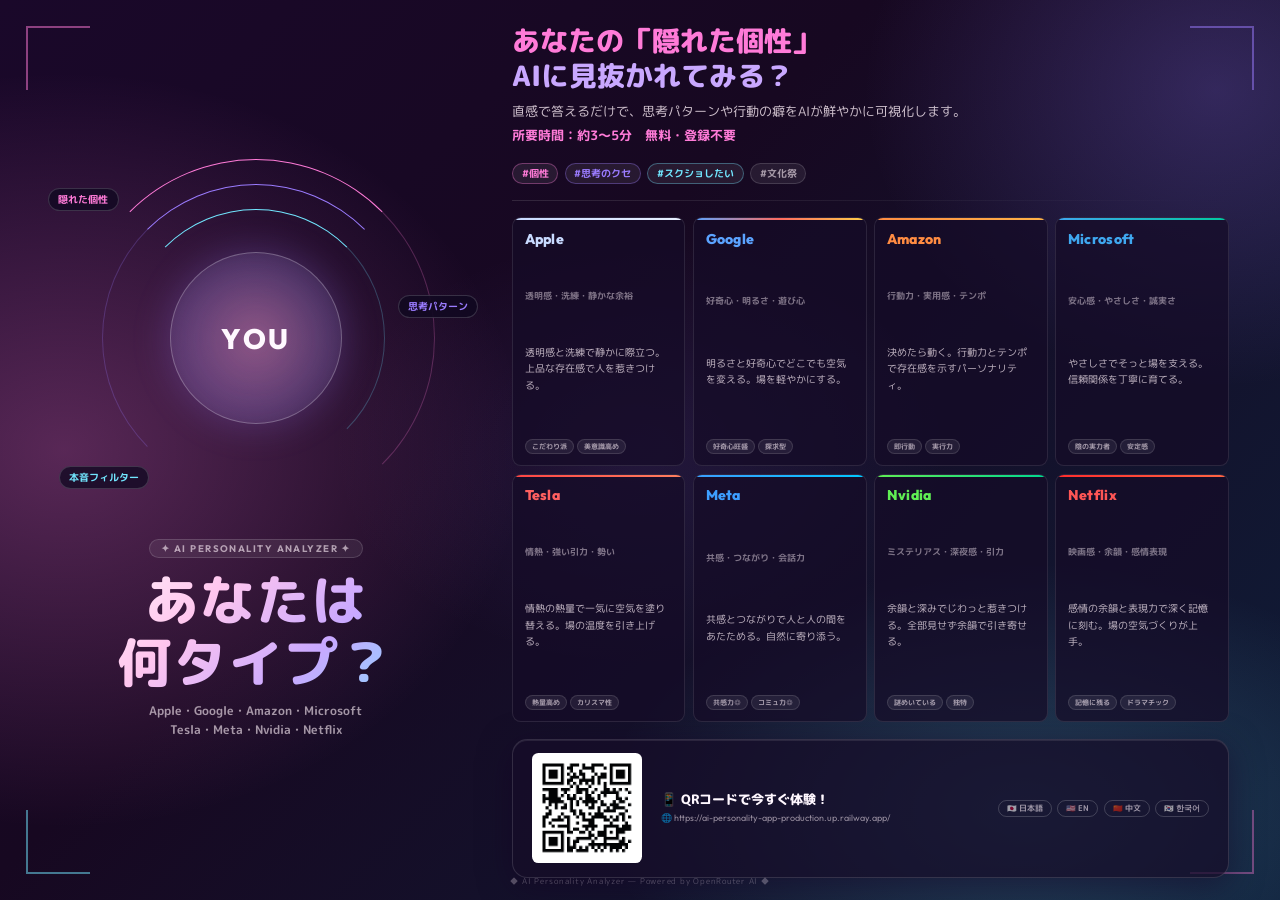
<file: display.html>
<!DOCTYPE html>
<html lang="ja">
<head>
<meta charset="UTF-8">
<meta name="viewport" content="width=device-width, initial-scale=1.0">
<title>AIパーソナリティ診断 — 文化祭</title>
<link href="https://fonts.googleapis.com/css2?family=M+PLUS+Rounded+1c:wght@400;700;800&family=Outfit:wght@700;800&display=swap" rel="stylesheet">
<style>
  * { margin:0; padding:0; box-sizing:border-box; }

  html, body {
    width:100vw; height:100vh;
    overflow:hidden;
    background:#170821;
    font-family:'M PLUS Rounded 1c', sans-serif;
    color:#fff8ff;
  }

  /* ── 背景 ── */
  .bg {
    position:fixed; inset:0; z-index:0;
    background:
      radial-gradient(ellipse 60% 70% at 5% 50%,  rgba(255,121,214,0.28) 0%, transparent 60%),
      radial-gradient(ellipse 50% 60% at 95% 10%,  rgba(151,118,255,0.24) 0%, transparent 55%),
      radial-gradient(ellipse 60% 50% at 80% 90%, rgba(115,231,255,0.20) 0%, transparent 55%),
      radial-gradient(ellipse 40% 40% at 50% 50%, rgba(151,118,255,0.10) 0%, transparent 60%),
      linear-gradient(135deg,#1a082a 0%,#170821 40%,#0f1d38 100%);
  }

  /* パーティクル */
  .particles { position:fixed; inset:0; z-index:1; pointer-events:none; }
  .p { position:absolute; border-radius:50%; animation:float linear infinite; }

  @keyframes float {
    0%   { transform:translateY(0) scale(1); opacity:0; }
    10%  { opacity:1; }
    90%  { opacity:0.6; }
    100% { transform:translateY(-100vh) scale(0.5); opacity:0; }
  }

  /* コーナー */
  .corner { position:fixed; width:5vw; height:5vw; z-index:5; }
  .corner-tl { top:2vw; left:2vw; border-top:2px solid rgba(255,123,216,0.5); border-left:2px solid rgba(255,123,216,0.5); }
  .corner-tr { top:2vw; right:2vw; border-top:2px solid rgba(155,124,255,0.5); border-right:2px solid rgba(155,124,255,0.5); }
  .corner-bl { bottom:2vw; left:2vw; border-bottom:2px solid rgba(114,231,255,0.5); border-left:2px solid rgba(114,231,255,0.5); }
  .corner-br { bottom:2vw; right:2vw; border-bottom:2px solid rgba(255,123,216,0.4); border-right:2px solid rgba(255,123,216,0.4); }

  /* ── メインレイアウト ── */
  .layout {
    position:relative; z-index:10;
    width:100vw; height:100vh;
    display:grid;
    grid-template-columns: 38% 62%;
    grid-template-rows: 1fr;
  }

  /* ── 左パネル：オーラ＋タイトル ── */
  .left {
    display:flex; flex-direction:column;
    align-items:center; justify-content:center;
    padding:3vw 2vw 3vw 4vw;
    gap:2vh;
  }

  /* オーラ */
  .aura-wrap {
    position:relative;
    width:min(28vw, 48vh);
    height:min(28vw, 48vh);
    flex-shrink:0;
  }
  .aura-ring {
    position:absolute; inset:0; border-radius:50%;
    border:1.5px solid transparent;
  }
  .ar1 { border-top-color:#ff7bd8; border-right-color:rgba(255,123,216,0.25); animation:spin 8s linear infinite; }
  .ar2 { inset:7%; border-top-color:#9b7cff; border-left-color:rgba(155,124,255,0.25); animation:spin 12s linear infinite reverse; }
  .ar3 { inset:14%; border-top-color:#72e7ff; border-right-color:rgba(114,231,255,0.25); animation:spin 18s linear infinite; }
  .aura-glow {
    position:absolute; inset:20%; border-radius:50%;
    background:radial-gradient(circle,rgba(255,123,216,0.35),rgba(155,124,255,0.18) 50%,transparent 70%);
    filter:blur(12px);
    animation:pulse 4s ease-in-out infinite;
  }
  .aura-core {
    position:absolute; inset:26%; border-radius:50%;
    background:radial-gradient(circle,rgba(255,255,255,0.15),rgba(155,124,255,0.08));
    border:1px solid rgba(255,255,255,0.25);
    display:flex; align-items:center; justify-content:center;
    font-family:'Outfit',sans-serif; font-size:2.2vw; font-weight:800;
    color:#fff8ff; letter-spacing:0.1em;
  }

  @keyframes spin  { to { transform:rotate(360deg); } }
  @keyframes pulse { 0%,100%{opacity:0.7;transform:scale(1);} 50%{opacity:1;transform:scale(1.08);} }

  /* フローティングラベル */
  .float-label {
    position:absolute;
    background:rgba(15,8,32,0.75);
    border:1px solid rgba(255,255,255,0.16);
    border-radius:100px;
    padding:0.3em 0.9em;
    font-size:0.8vw; font-weight:700; white-space:nowrap;
    animation:floatLabel 3s ease-in-out infinite;
    backdrop-filter:blur(8px);
  }
  .fl1 { top:8%;  left:-8%;  color:#ff7bd8; animation-delay:0s; }
  .fl2 { top:38%; right:-12%; color:#9b7cff; animation-delay:1s; }
  .fl3 { bottom:8%; left:-5%; color:#72e7ff; animation-delay:2s; }
  @keyframes floatLabel {
    0%,100%{ transform:translateY(0); }
    50%    { transform:translateY(-4px); }
  }

  /* タイトルエリア */
  .title-area { text-align:center; width:100%; }
  .chip {
    display:inline-block;
    font-family:'Outfit',sans-serif; font-size:0.75vw; font-weight:700;
    letter-spacing:0.15em; color:rgba(255,241,250,0.6);
    background:rgba(255,255,255,0.07); border:1px solid rgba(255,255,255,0.14);
    border-radius:100px; padding:0.3em 1.2em; margin-bottom:1.2vh;
    text-transform:uppercase;
  }
  .main-title {
    font-size:clamp(28px, 4.2vw, 72px);
    font-weight:800; line-height:1.15; letter-spacing:0.03em;
    background:linear-gradient(135deg,#ffffff 0%,#ffc6ee 35%,#c9a8ff 65%,#72e7ff 100%);
    -webkit-background-clip:text; -webkit-text-fill-color:transparent; background-clip:text;
    margin-bottom:1vh;
  }
  .sub-title {
    font-size:clamp(10px, 0.9vw, 16px);
    color:rgba(255,241,250,0.6); font-weight:700;
    line-height:1.7;
  }

  /* ── 右パネル ── */
  .right {
    display:flex; flex-direction:column;
    padding:2.5vh 4vw 2.5vh 2vw;
    gap:1.8vh;
    justify-content:center;
  }

  /* ヒーロー文 */
  .hero-copy {
    font-size:clamp(18px, 2.2vw, 38px);
    font-weight:800; line-height:1.25;
    color:#ff7bd8;
    margin-bottom:0.8vh;
  }
  .hero-copy span { color:#c9a8ff; }
  .hero-lead {
    font-size:clamp(11px, 1.05vw, 18px);
    line-height:1.75; color:rgba(255,241,250,0.78);
  }
  .hero-lead strong { color:#ff7bd8; }

  /* タグ */
  .tags { display:flex; gap:0.5vw; flex-wrap:wrap; }
  .tag {
    background:rgba(255,255,255,0.07); border:1px solid rgba(255,255,255,0.14);
    border-radius:100px; padding:0.25em 0.9em;
    font-size:clamp(9px,0.75vw,13px); font-weight:700;
  }
  .tag:nth-child(1){color:#ff7bd8;border-color:rgba(255,123,216,0.35);}
  .tag:nth-child(2){color:#9b7cff;border-color:rgba(155,124,255,0.35);}
  .tag:nth-child(3){color:#72e7ff;border-color:rgba(114,231,255,0.35);}
  .tag:nth-child(4){color:rgba(255,241,250,0.6);}

  /* 仕切り */
  .divider {
    width:100%; height:1px;
    background:linear-gradient(90deg,rgba(255,255,255,0.12),transparent);
  }

  /* 企業グリッド 4×2 */
  .company-grid {
    display:grid;
    grid-template-columns:repeat(4,1fr);
    grid-template-rows:repeat(2,1fr);
    gap:0.6vw;
    flex:1;
  }
  .company-card {
    background:rgba(22,12,40,0.72);
    border:1px solid rgba(255,255,255,0.10);
    border-radius:0.7vw;
    padding:0.9vw 0.9vw;
    display:flex; flex-direction:column;
    justify-content:space-between;
    position:relative; overflow:hidden;
    transition:transform 0.2s, border-color 0.2s;
    cursor:default;
  }
  .company-card:hover {
    transform:translateY(-2px);
    border-color:rgba(255,255,255,0.22);
  }
  .company-card::before {
    content:''; position:absolute; top:0; left:0; right:0; height:2px;
  }
  .card-apple::before   { background:linear-gradient(90deg,#c8daff,#e8f0ff); }
  .card-google::before  { background:linear-gradient(90deg,#5ba3ff,#ff6b60,#ffd048); }
  .card-amazon::before  { background:linear-gradient(90deg,#ff8c42,#ffb347); }
  .card-microsoft::before { background:linear-gradient(90deg,#3fa8f0,#00c8a0); }
  .card-tesla::before   { background:linear-gradient(90deg,#ff4545,#ff8060); }
  .card-meta::before    { background:linear-gradient(90deg,#3d9eff,#00c8ff); }
  .card-nvidia::before  { background:linear-gradient(90deg,#60ee54,#00d890); }
  .card-netflix::before { background:linear-gradient(90deg,#ff2d2d,#ff6644); }

  .card-name {
    font-family:'Outfit',sans-serif;
    font-size:clamp(12px,1.1vw,20px); font-weight:800;
    margin-bottom:0.4vh; letter-spacing:0.02em;
  }
  .card-apple   .card-name { color:#c8daff; }
  .card-google  .card-name { color:#5ba3ff; }
  .card-amazon  .card-name { color:#ff8c42; }
  .card-microsoft .card-name { color:#3fa8f0; }
  .card-tesla   .card-name { color:#ff6060; }
  .card-meta    .card-name { color:#3d9eff; }
  .card-nvidia  .card-name { color:#60ee54; }
  .card-netflix .card-name { color:#ff5555; }

  .card-profile {
    font-size:clamp(9px,0.72vw,13px); font-weight:700;
    color:rgba(255,241,250,0.45); margin-bottom:0.5vh; line-height:1.45;
  }
  .card-copy {
    font-size:clamp(9px,0.78vw,14px); line-height:1.65;
    color:rgba(255,241,250,0.72); margin-bottom:0.5vh;
  }
  .card-traits { display:flex; flex-wrap:wrap; gap:3px; margin-top:0.4vh; }
  .card-trait {
    font-size:clamp(7px,0.52vw,9px); font-weight:700;
    padding:1px 6px; border-radius:100px;
    background:rgba(255,255,255,0.07);
    border:1px solid rgba(255,255,255,0.12);
    color:rgba(255,241,250,0.6); white-space:nowrap;
  }

  /* CTA */
  .cta-bar {
    background:rgba(22,12,40,0.75);
    border:1px solid rgba(255,255,255,0.13);
    border-radius:1.2vw; padding:1.5vh 1.5vw;
    display:flex; align-items:center; gap:1.5vw;
    box-shadow:0 8px 32px rgba(20,0,35,0.5), inset 0 1px 0 rgba(255,255,255,0.09);
  }
  .qr-box {
    width:min(9vw,110px); height:min(9vw,110px);
    background:#fff; border-radius:0.5vw; flex-shrink:0;
    display:flex; align-items:center; justify-content:center; overflow:hidden;
  }
  .qr-box img { width:100%; height:100%; object-fit:contain; }
  .cta-text { flex:1; }
  .cta-hl { font-size:clamp(11px,1vw,18px); font-weight:800; color:#fff8ff; margin-bottom:0.3vh; }
  .cta-url { font-family:'Outfit',monospace; font-size:clamp(8px,0.7vw,12px); color:rgba(255,241,250,0.55); margin-bottom:0.4vh; }
  .lang-pills { display:flex; gap:0.4vw; }
  .lang-pill {
    font-size:clamp(7px,0.6vw,11px); font-weight:700;
    padding:2px 8px; border-radius:100px;
    border:1px solid rgba(255,255,255,0.18); color:rgba(255,241,250,0.58);
  }

  /* フッター */
  .footer {
    position:fixed; bottom:1.5vh; left:50%; transform:translateX(-50%);
    font-size:clamp(7px,0.6vw,10px); color:rgba(255,241,250,0.28);
    letter-spacing:0.1em; white-space:nowrap; z-index:20;
  }
</style>
</head>
<body>

<div class="bg"></div>

<!-- パーティクル -->
<div class="particles" id="particles"></div>

<!-- コーナー -->
<div class="corner corner-tl"></div>
<div class="corner corner-tr"></div>
<div class="corner corner-bl"></div>
<div class="corner corner-br"></div>

<div class="layout">

  <!-- 左：オーラ＋タイトル -->
  <div class="left">
    <div class="aura-wrap">
      <div class="aura-ring ar1"></div>
      <div class="aura-ring ar2"></div>
      <div class="aura-ring ar3"></div>
      <div class="aura-glow"></div>
      <div class="aura-core">YOU</div>
      <div class="float-label fl1">隠れた個性</div>
      <div class="float-label fl2">思考パターン</div>
      <div class="float-label fl3">本音フィルター</div>
    </div>

    <div class="title-area">
      <div class="chip">✦ AI Personality Analyzer ✦</div>
      <div class="main-title">あなたは<br>何タイプ？</div>
      <div class="sub-title">
        Apple・Google・Amazon・Microsoft<br>
        Tesla・Meta・Nvidia・Netflix
      </div>
    </div>
  </div>

  <!-- 右：テキスト＋カード＋CTA -->
  <div class="right">

    <div>
      <div class="hero-copy">あなたの「隠れた個性」<br><span>AIに見抜かれてみる？</span></div>
      <div class="hero-lead">
        直感で答えるだけで、思考パターンや行動の癖をAIが鮮やかに可視化します。<br>
        <strong>所要時間：約3〜5分　無料・登録不要</strong>
      </div>
    </div>

    <div class="tags">
      <span class="tag">#個性</span>
      <span class="tag">#思考のクセ</span>
      <span class="tag">#スクショしたい</span>
      <span class="tag">#文化祭</span>
    </div>

    <div class="divider"></div>

    <!-- 企業タイプ -->
    <div class="company-grid">
      <div class="company-card card-apple">
        <div class="card-name">Apple</div>
        <div class="card-profile">透明感・洗練・静かな余裕</div>
        <div class="card-copy">透明感と洗練で静かに際立つ。上品な存在感で人を惹きつける。</div>
        <div class="card-traits"><span class="card-trait">こだわり派</span><span class="card-trait">美意識高め</span></div>
      </div>
      <div class="company-card card-google">
        <div class="card-name">Google</div>
        <div class="card-profile">好奇心・明るさ・遊び心</div>
        <div class="card-copy">明るさと好奇心でどこでも空気を変える。場を軽やかにする。</div>
        <div class="card-traits"><span class="card-trait">好奇心旺盛</span><span class="card-trait">探求型</span></div>
      </div>
      <div class="company-card card-amazon">
        <div class="card-name">Amazon</div>
        <div class="card-profile">行動力・実用感・テンポ</div>
        <div class="card-copy">決めたら動く。行動力とテンポで存在感を示すパーソナリティ。</div>
        <div class="card-traits"><span class="card-trait">即行動</span><span class="card-trait">実行力</span></div>
      </div>
      <div class="company-card card-microsoft">
        <div class="card-name">Microsoft</div>
        <div class="card-profile">安心感・やさしさ・誠実さ</div>
        <div class="card-copy">やさしさでそっと場を支える。信頼関係を丁寧に育てる。</div>
        <div class="card-traits"><span class="card-trait">陰の実力者</span><span class="card-trait">安定感</span></div>
      </div>
      <div class="company-card card-tesla">
        <div class="card-name">Tesla</div>
        <div class="card-profile">情熱・強い引力・勢い</div>
        <div class="card-copy">情熱の熱量で一気に空気を塗り替える。場の温度を引き上げる。</div>
        <div class="card-traits"><span class="card-trait">熱量高め</span><span class="card-trait">カリスマ性</span></div>
      </div>
      <div class="company-card card-meta">
        <div class="card-name">Meta</div>
        <div class="card-profile">共感・つながり・会話力</div>
        <div class="card-copy">共感とつながりで人と人の間をあたためる。自然に寄り添う。</div>
        <div class="card-traits"><span class="card-trait">共感力◎</span><span class="card-trait">コミュ力◎</span></div>
      </div>
      <div class="company-card card-nvidia">
        <div class="card-name">Nvidia</div>
        <div class="card-profile">ミステリアス・深夜感・引力</div>
        <div class="card-copy">余韻と深みでじわっと惹きつける。全部見せず余韻で引き寄せる。</div>
        <div class="card-traits"><span class="card-trait">謎めいている</span><span class="card-trait">独特</span></div>
      </div>
      <div class="company-card card-netflix">
        <div class="card-name">Netflix</div>
        <div class="card-profile">映画感・余韻・感情表現</div>
        <div class="card-copy">感情の余韻と表現力で深く記憶に刻む。場の空気づくりが上手。</div>
        <div class="card-traits"><span class="card-trait">記憶に残る</span><span class="card-trait">ドラマチック</span></div>
      </div>
    </div>

    <!-- CTA -->
    <div class="cta-bar">
      <div class="qr-box">
        <img src="qr.png" alt="QR" onerror="this.style.display='none'">
      </div>
      <div class="cta-text">
        <div class="cta-hl">📱 QRコードで今すぐ体験！</div>
        <div class="cta-url">🌐 https://ai-personality-app-production.up.railway.app/</div>
      </div>
      <div class="lang-pills">
        <span class="lang-pill">🇯🇵 日本語</span>
        <span class="lang-pill">🇺🇸 EN</span>
        <span class="lang-pill">🇨🇳 中文</span>
        <span class="lang-pill">🇰🇷 한국어</span>
      </div>
    </div>

  </div>
</div>

<div class="footer">◆ AI Personality Analyzer — Powered by OpenRouter AI ◆</div>

<script>
// パーティクル生成
const container = document.getElementById('particles');
const colors = ['#ff7bd8','#9b7cff','#72e7ff','#ffffff'];
for (let i = 0; i < 18; i++) {
  const p = document.createElement('div');
  p.className = 'p';
  const size = Math.random() * 4 + 2;
  p.style.cssText = `
    width:${size}px; height:${size}px;
    background:${colors[Math.floor(Math.random()*colors.length)]};
    left:${Math.random()*100}%;
    top:${Math.random()*100 + 100}%;
    animation-duration:${Math.random()*12+8}s;
    animation-delay:${Math.random()*8}s;
    opacity:${Math.random()*0.4+0.1};
  `;
  container.appendChild(p);
}
</script>
</body>
</html>
</file>
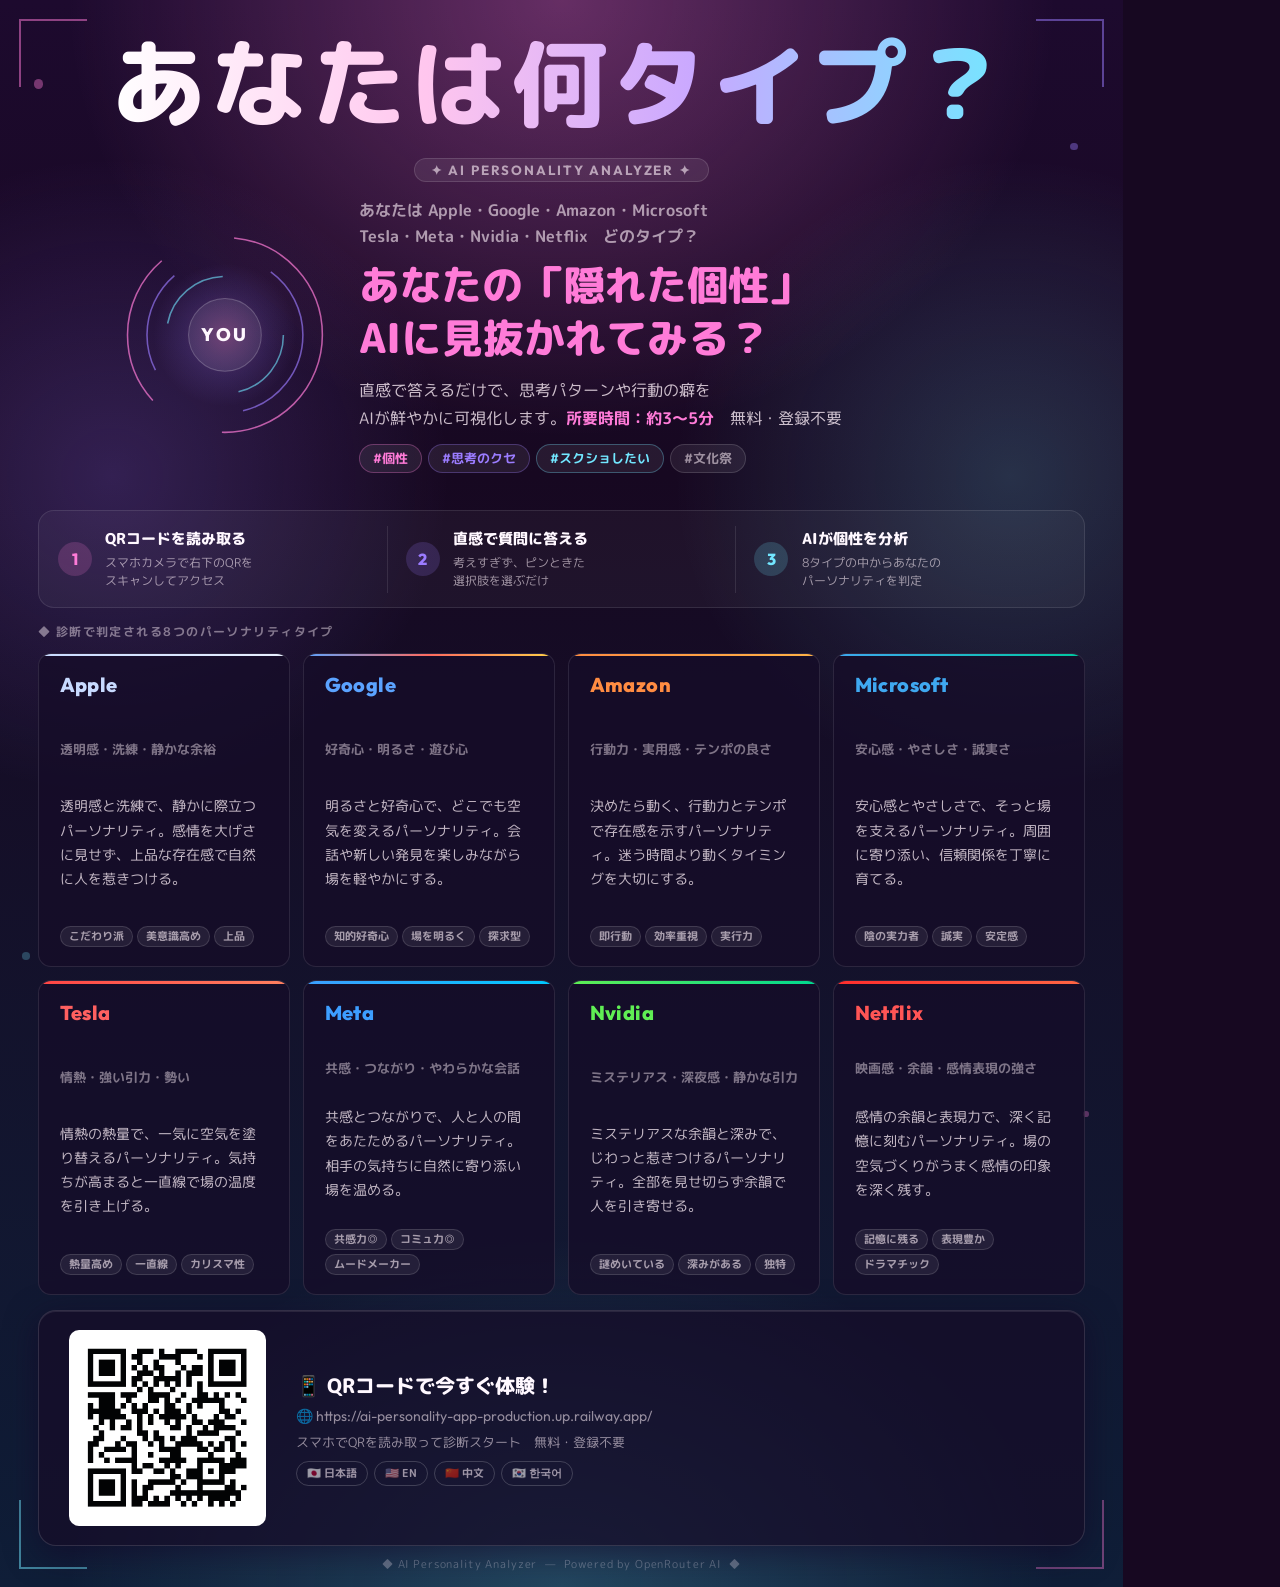
<file: poster.html>
<!DOCTYPE html>
<html lang="ja">
<head>
<meta charset="UTF-8">
<title>AIパーソナリティ診断 — 文化祭ポスター</title>
<link href="https://fonts.googleapis.com/css2?family=M+PLUS+Rounded+1c:wght@400;700;800&family=Outfit:wght@700;800&display=swap" rel="stylesheet">
<style>
  * { margin:0; padding:0; box-sizing:border-box; }
  @page { size:A3 portrait; margin:0; }
  @media print {
    html, body {
      -webkit-print-color-adjust:exact !important;
      print-color-adjust:exact !important;
    }
    /* アニメーション停止による表示崩れを防ぐ */
    .ar1 { border-color:#ff7bd8 rgba(255,123,216,0.2) transparent transparent !important; }
    .ar2 { border-color:#9b7cff transparent transparent rgba(155,124,255,0.2) !important; }
    .ar3 { border-color:#72e7ff rgba(114,231,255,0.2) transparent transparent !important; }
    /* blurフィルターを無効化（青い四角になる原因） */
    .aura-glow { filter:none !important; opacity:0.5 !important; }
  }

  html { background:#170821; }

  body {
    width:297mm; height:420mm;
    overflow:hidden;
    background:#170821;
    font-family:'M PLUS Rounded 1c', sans-serif;
    color:#fff8ff;
    position:relative;
  }

  /* ── 背景 ── */
  .bg {
    position:absolute; inset:0;
    background:
      radial-gradient(ellipse 80% 50% at 50% 0%,   rgba(255,121,214,0.32) 0%, transparent 55%),
      radial-gradient(ellipse 60% 40% at 10% 30%,  rgba(151,118,255,0.22) 0%, transparent 50%),
      radial-gradient(ellipse 60% 40% at 90% 30%,  rgba(114,231,255,0.18) 0%, transparent 50%),
      radial-gradient(ellipse 80% 40% at 50% 100%, rgba(115,231,255,0.20) 0%, transparent 55%),
      linear-gradient(180deg,#1d0a2e 0%,#170821 30%,#0f1e38 100%);
    -webkit-print-color-adjust:exact; print-color-adjust:exact;
  }

  /* コーナー */
  .corner { position:absolute; width:18mm; height:18mm; z-index:5; }
  .corner-tl { top:5mm;left:5mm; border-top:2px solid rgba(255,123,216,0.5); border-left:2px solid rgba(255,123,216,0.5); }
  .corner-tr { top:5mm;right:5mm; border-top:2px solid rgba(155,124,255,0.5); border-right:2px solid rgba(155,124,255,0.5); }
  .corner-bl { bottom:5mm;left:5mm; border-bottom:2px solid rgba(114,231,255,0.5); border-left:2px solid rgba(114,231,255,0.5); }
  .corner-br { bottom:5mm;right:5mm; border-bottom:2px solid rgba(255,123,216,0.4); border-right:2px solid rgba(255,123,216,0.4); }

  .dot { position:absolute; border-radius:50%; }

  /* ── レイアウト ── */
  .content {
    position:relative; z-index:10;
    width:100%; height:100%;
    display:flex; flex-direction:column; align-items:center;
    padding:6mm 10mm 4mm;
    gap:0;
  }

  /* ── HERO（全幅中央） ── */
  .hero {
    display:flex; flex-direction:column; align-items:center;
    width:100%; margin-bottom:6mm;
  }

  .chip {
    font-family:'Outfit',sans-serif; font-size:10pt; font-weight:700;
    letter-spacing:0.14em; color:rgba(255,241,250,0.60);
    background:rgba(255,255,255,0.07); border:1px solid rgba(255,255,255,0.13);
    border-radius:100px; padding:3px 16px; margin-bottom:4mm;
    text-transform:uppercase;
  }

  /* オーラ＋タイトル横並び */
  .hero-inner {
    display:flex; align-items:center; justify-content:center;
    gap:8mm; width:100%; margin-bottom:4mm;
    padding-left:22mm;
  }

  @keyframes spin { from{transform:rotate(0deg)} to{transform:rotate(360deg)} }

  .hero-text { flex:1; min-width:0; overflow:visible; }
  .hero-sub {
    font-size:12pt; font-weight:700; color:rgba(255,241,250,0.60);
    margin-bottom:2.5mm; line-height:1.65;
  }

  .hero-title {
    font-size:31pt; font-weight:800; line-height:1.28;
    color:#ff7bd8;
    margin-bottom:3mm;
  }
  .hero-lead {
    font-size:12pt; line-height:1.75; color:rgba(255,241,250,0.78); margin-bottom:3mm;
  }
  .hero-lead strong { color:#ff7bd8; }

  .tags { display:flex; gap:6px; flex-wrap:wrap; }
  .tag {
    background:rgba(255,255,255,0.07); border:1px solid rgba(255,255,255,0.14);
    border-radius:100px; padding:4px 13px; font-size:10pt; font-weight:700;
  }
  .tag:nth-child(1){color:#ff7bd8;border-color:rgba(255,123,216,0.3);}
  .tag:nth-child(2){color:#9b7cff;border-color:rgba(155,124,255,0.3);}
  .tag:nth-child(3){color:#72e7ff;border-color:rgba(114,231,255,0.3);}
  .tag:nth-child(4){color:rgba(255,241,250,0.55);}

  /* ── ステップ説明バー ── */
  .steps {
    display:flex; align-items:stretch; gap:0;
    width:100%; margin-bottom:4mm;
    background:rgba(255,255,255,0.04);
    border:1px solid rgba(255,255,255,0.10);
    border-radius:16px; overflow:hidden;
  }
  .step {
    flex:1; padding:4.5mm 5mm;
    display:flex; align-items:center; gap:3.5mm;
    position:relative;
  }
  .step + .step::before {
    content:'';
    position:absolute; left:0; top:15%; bottom:15%;
    width:1px; background:rgba(255,255,255,0.10);
  }
  .step-num {
    width:9mm; height:9mm; border-radius:50%; flex-shrink:0;
    display:flex; align-items:center; justify-content:center;
    font-family:'Outfit',sans-serif; font-size:12pt; font-weight:800;
  }
  .step:nth-child(1) .step-num { background:rgba(255,123,216,0.18); color:#ff7bd8; }
  .step:nth-child(2) .step-num { background:rgba(155,124,255,0.18); color:#9b7cff; }
  .step:nth-child(3) .step-num { background:rgba(114,231,255,0.18); color:#72e7ff; }
  .step-body { flex:1; }
  .step-title { font-size:11pt; font-weight:800; color:#fff8ff; margin-bottom:1mm; }
  .step-desc  { font-size:9pt; color:rgba(255,241,250,0.58); line-height:1.5; }

  /* ── 企業タイプグリッド ── */
  .section-label {
    font-size:9pt; font-weight:700; letter-spacing:0.12em;
    color:rgba(255,241,250,0.45); text-transform:uppercase;
    width:100%; margin-bottom:3mm;
  }

  .company-grid {
    display:grid; grid-template-columns:repeat(4,1fr);
    grid-template-rows:repeat(2,1fr);
    gap:3.5mm; width:100%;
    flex:1; margin-bottom:4mm;
  }
  .company-card {
    background:rgba(22,12,40,0.75);
    border:1px solid rgba(255,255,255,0.10);
    border-radius:13px; padding:5mm 5.5mm;
    display:flex; flex-direction:column;
    justify-content:space-between;
    position:relative; overflow:hidden;
  }
  .company-card::before {
    content:''; position:absolute; top:0;left:0;right:0; height:2.5px;
    border-radius:13px 13px 0 0;
  }
  .card-apple::before   { background:linear-gradient(90deg,#c8daff,#e8f0ff); }
  .card-google::before  { background:linear-gradient(90deg,#5ba3ff,#ff6b60,#ffd048); }
  .card-amazon::before  { background:linear-gradient(90deg,#ff8c42,#ffb347); }
  .card-microsoft::before { background:linear-gradient(90deg,#3fa8f0,#00c8a0); }
  .card-tesla::before   { background:linear-gradient(90deg,#ff4545,#ff8060); }
  .card-meta::before    { background:linear-gradient(90deg,#3d9eff,#00c8ff); }
  .card-nvidia::before  { background:linear-gradient(90deg,#60ee54,#00d890); }
  .card-netflix::before { background:linear-gradient(90deg,#ff2d2d,#ff6644); }

  .card-name {
    font-family:'Outfit',sans-serif; font-size:15pt; font-weight:800;
    margin-bottom:2mm; letter-spacing:0.02em;
  }
  .card-apple   .card-name { color:#c8daff; }
  .card-google  .card-name { color:#5ba3ff; }
  .card-amazon  .card-name { color:#ff8c42; }
  .card-microsoft .card-name { color:#3fa8f0; }
  .card-tesla   .card-name { color:#ff6060; }
  .card-meta    .card-name { color:#3d9eff; }
  .card-nvidia  .card-name { color:#60ee54; }
  .card-netflix .card-name { color:#ff5555; }

  .card-profile {
    font-size:9.5pt; font-weight:700; color:rgba(255,241,250,0.45);
    line-height:1.5;
  }
  .card-copy {
    font-size:10.5pt; line-height:1.72; color:rgba(255,241,250,0.75);
  }
  .card-traits {
    display:flex; flex-wrap:wrap; gap:4px;
  }
  .card-trait {
    font-size:8pt; font-weight:700; padding:2px 8px;
    border-radius:100px;
    background:rgba(255,255,255,0.07);
    border:1px solid rgba(255,255,255,0.13);
    color:rgba(255,241,250,0.6);
    white-space:nowrap;
  }

  /* ── CTA ── */
  .cta-card {
    background:rgba(22,12,40,0.75);
    border:1px solid rgba(255,255,255,0.13);
    border-radius:18px; padding:5mm 8mm;
    display:flex; align-items:center; gap:8mm; width:100%;
    box-shadow:0 8px 32px rgba(20,0,35,0.5), inset 0 1px 0 rgba(255,255,255,0.09);
    margin-bottom:3mm;
  }
  .qr-box {
    width:52mm; height:52mm; background:#fff;
    border-radius:10px; flex-shrink:0;
    display:flex; align-items:center; justify-content:center; overflow:hidden;
  }
  .qr-box img { width:52mm; height:52mm; object-fit:contain; }
  .cta-hl { font-size:15pt; font-weight:800; color:#fff8ff; margin-bottom:2mm; }
  .cta-url { font-family:'Outfit',monospace; font-size:10.5pt; color:rgba(255,241,250,0.55); margin-bottom:2mm; }
  .cta-note { font-size:10pt; color:rgba(255,241,250,0.55); margin-bottom:2.5mm; }
  .lang-pills { display:flex; gap:6px; }
  .lang-pill {
    font-size:8.5pt; font-weight:700; padding:3px 10px; border-radius:100px;
    border:1px solid rgba(255,255,255,0.18); color:rgba(255,241,250,0.58);
  }

  .footer { font-size:8pt; color:rgba(255,241,250,0.28); letter-spacing:0.08em; text-align:center; }
</style>
</head>
<body>

<div class="bg"></div>
<div class="corner corner-tl"></div>
<div class="corner corner-tr"></div>
<div class="corner corner-bl"></div>
<div class="corner corner-br"></div>

<div class="dot" style="width:2.5mm;height:2.5mm;background:#ff7bd8;top:5%;left:3%;opacity:0.4;"></div>
<div class="dot" style="width:2mm;height:2mm;background:#9b7cff;top:9%;right:4%;opacity:0.4;"></div>
<div class="dot" style="width:2mm;height:2mm;background:#72e7ff;top:60%;left:2%;opacity:0.25;"></div>
<div class="dot" style="width:1.5mm;height:1.5mm;background:#ff7bd8;top:70%;right:3%;opacity:0.3;"></div>

<div class="content">

  <!-- メインタイトル（SVGグラデーション） -->
  <svg width="100%" height="120" viewBox="0 0 1000 120" preserveAspectRatio="xMidYMid meet" xmlns="http://www.w3.org/2000/svg" style="margin-bottom:4mm;display:block;overflow:visible;">
    <defs>
      <linearGradient id="titleGrad" x1="0%" y1="0%" x2="100%" y2="0%">
        <stop offset="0%"   stop-color="#ffffff"/>
        <stop offset="35%"  stop-color="#ffc6ee"/>
        <stop offset="65%"  stop-color="#c9a8ff"/>
        <stop offset="100%" stop-color="#72e7ff"/>
      </linearGradient>
    </defs>
    <text x="500" y="96" text-anchor="middle"
      font-family="'M PLUS Rounded 1c', sans-serif"
      font-size="96" font-weight="800" letter-spacing="4"
      fill="url(#titleGrad)">あなたは何タイプ？</text>
  </svg>

  <!-- HERO -->
  <div class="hero">
    <div class="chip">✦ AI Personality Analyzer ✦</div>
    <div class="hero-inner">
      <!-- オーラをSVGで描画（印刷・PDF対応） -->
      <svg width="55mm" height="55mm" viewBox="0 0 160 160" xmlns="http://www.w3.org/2000/svg" style="flex-shrink:0;">
        <defs>
          <radialGradient id="glowGrad" cx="50%" cy="50%" r="50%">
            <stop offset="0%"   stop-color="#ff7bd8" stop-opacity="0.3"/>
            <stop offset="60%"  stop-color="#9b7cff" stop-opacity="0.12"/>
            <stop offset="100%" stop-color="#9b7cff" stop-opacity="0"/>
          </radialGradient>
        </defs>
        <!-- グロー -->
        <circle cx="80" cy="80" r="55" fill="url(#glowGrad)"/>
        <!-- リング -->
        <circle cx="80" cy="80" r="75" fill="none" stroke="#ff7bd8" stroke-width="1.2" stroke-opacity="0.7" stroke-dasharray="120 60"/>
        <circle cx="80" cy="80" r="60" fill="none" stroke="#9b7cff" stroke-width="1.2" stroke-opacity="0.65" stroke-dasharray="80 80"/>
        <circle cx="80" cy="80" r="45" fill="none" stroke="#72e7ff" stroke-width="1.2" stroke-opacity="0.6" stroke-dasharray="60 90"/>
        <!-- コア -->
        <circle cx="80" cy="80" r="28" fill="rgba(255,255,255,0.08)" stroke="rgba(255,255,255,0.22)" stroke-width="0.8"/>
        <text x="80" y="85" text-anchor="middle" font-family="'Outfit',sans-serif" font-size="14" font-weight="800" fill="#fff8ff" letter-spacing="2">YOU</text>
      </svg>
      <div class="hero-text">
        <div class="hero-sub">あなたは Apple・Google・Amazon・Microsoft<br>Tesla・Meta・Nvidia・Netflix　どのタイプ？</div>
        <div class="hero-title">あなたの「隠れた個性」<br>AIに見抜かれてみる？</div>
        <div class="hero-lead">
          直感で答えるだけで、思考パターンや行動の癖を<br>
          AIが鮮やかに可視化します。<strong>所要時間：約3〜5分</strong>　無料・登録不要
        </div>
        <div class="tags">
          <span class="tag">#個性</span>
          <span class="tag">#思考のクセ</span>
          <span class="tag">#スクショしたい</span>
          <span class="tag">#文化祭</span>
        </div>
      </div>
    </div>
  </div>

  <!-- ステップ説明 -->
  <div class="steps">
    <div class="step">
      <div class="step-num">1</div>
      <div class="step-body">
        <div class="step-title">QRコードを読み取る</div>
        <div class="step-desc">スマホカメラで右下のQRを<br>スキャンしてアクセス</div>
      </div>
    </div>
    <div class="step">
      <div class="step-num">2</div>
      <div class="step-body">
        <div class="step-title">直感で質問に答える</div>
        <div class="step-desc">考えすぎず、ピンときた<br>選択肢を選ぶだけ</div>
      </div>
    </div>
    <div class="step">
      <div class="step-num">3</div>
      <div class="step-body">
        <div class="step-title">AIが個性を分析</div>
        <div class="step-desc">8タイプの中からあなたの<br>パーソナリティを判定</div>
      </div>
    </div>
  </div>

  <!-- タイプグリッドラベル -->
  <div class="section-label">◆ 診断で判定される8つのパーソナリティタイプ</div>

  <!-- 企業タイプ 4×2 -->
  <div class="company-grid">
    <div class="company-card card-apple">
      <div class="card-name">Apple</div>
      <div class="card-profile">透明感・洗練・静かな余裕</div>
      <div class="card-copy">透明感と洗練で、静かに際立つパーソナリティ。感情を大げさに見せず、上品な存在感で自然に人を惹きつける。</div>
      <div class="card-traits"><span class="card-trait">こだわり派</span><span class="card-trait">美意識高め</span><span class="card-trait">上品</span></div>
    </div>
    <div class="company-card card-google">
      <div class="card-name">Google</div>
      <div class="card-profile">好奇心・明るさ・遊び心</div>
      <div class="card-copy">明るさと好奇心で、どこでも空気を変えるパーソナリティ。会話や新しい発見を楽しみながら場を軽やかにする。</div>
      <div class="card-traits"><span class="card-trait">知的好奇心</span><span class="card-trait">場を明るく</span><span class="card-trait">探求型</span></div>
    </div>
    <div class="company-card card-amazon">
      <div class="card-name">Amazon</div>
      <div class="card-profile">行動力・実用感・テンポの良さ</div>
      <div class="card-copy">決めたら動く、行動力とテンポで存在感を示すパーソナリティ。迷う時間より動くタイミングを大切にする。</div>
      <div class="card-traits"><span class="card-trait">即行動</span><span class="card-trait">効率重視</span><span class="card-trait">実行力</span></div>
    </div>
    <div class="company-card card-microsoft">
      <div class="card-name">Microsoft</div>
      <div class="card-profile">安心感・やさしさ・誠実さ</div>
      <div class="card-copy">安心感とやさしさで、そっと場を支えるパーソナリティ。周囲に寄り添い、信頼関係を丁寧に育てる。</div>
      <div class="card-traits"><span class="card-trait">陰の実力者</span><span class="card-trait">誠実</span><span class="card-trait">安定感</span></div>
    </div>
    <div class="company-card card-tesla">
      <div class="card-name">Tesla</div>
      <div class="card-profile">情熱・強い引力・勢い</div>
      <div class="card-copy">情熱の熱量で、一気に空気を塗り替えるパーソナリティ。気持ちが高まると一直線で場の温度を引き上げる。</div>
      <div class="card-traits"><span class="card-trait">熱量高め</span><span class="card-trait">一直線</span><span class="card-trait">カリスマ性</span></div>
    </div>
    <div class="company-card card-meta">
      <div class="card-name">Meta</div>
      <div class="card-profile">共感・つながり・やわらかな会話</div>
      <div class="card-copy">共感とつながりで、人と人の間をあたためるパーソナリティ。相手の気持ちに自然に寄り添い場を温める。</div>
      <div class="card-traits"><span class="card-trait">共感力◎</span><span class="card-trait">コミュ力◎</span><span class="card-trait">ムードメーカー</span></div>
    </div>
    <div class="company-card card-nvidia">
      <div class="card-name">Nvidia</div>
      <div class="card-profile">ミステリアス・深夜感・静かな引力</div>
      <div class="card-copy">ミステリアスな余韻と深みで、じわっと惹きつけるパーソナリティ。全部を見せ切らず余韻で人を引き寄せる。</div>
      <div class="card-traits"><span class="card-trait">謎めいている</span><span class="card-trait">深みがある</span><span class="card-trait">独特</span></div>
    </div>
    <div class="company-card card-netflix">
      <div class="card-name">Netflix</div>
      <div class="card-profile">映画感・余韻・感情表現の強さ</div>
      <div class="card-copy">感情の余韻と表現力で、深く記憶に刻むパーソナリティ。場の空気づくりがうまく感情の印象を深く残す。</div>
      <div class="card-traits"><span class="card-trait">記憶に残る</span><span class="card-trait">表現豊か</span><span class="card-trait">ドラマチック</span></div>
    </div>
  </div>

  <!-- CTA -->
  <div class="cta-card">
    <div class="qr-box">
      <img src="qr.png" alt="QRコード" onerror="this.style.display='none';this.parentElement.innerHTML='<div style=\'font-size:7pt;color:#555;text-align:center;padding:6px;\'>QR<br>ここに<br>貼る</div>'">
    </div>
    <div style="flex:1;">
      <div class="cta-hl">📱 QRコードで今すぐ体験！</div>
      <div class="cta-url">🌐 https://ai-personality-app-production.up.railway.app/</div>
      <div class="cta-note">スマホでQRを読み取って診断スタート　無料・登録不要</div>
      <div class="lang-pills">
        <span class="lang-pill">🇯🇵 日本語</span>
        <span class="lang-pill">🇺🇸 EN</span>
        <span class="lang-pill">🇨🇳 中文</span>
        <span class="lang-pill">🇰🇷 한국어</span>
      </div>
    </div>
  </div>

  <div class="footer">◆ AI Personality Analyzer &nbsp;—&nbsp; Powered by OpenRouter AI &nbsp;◆</div>

</div>
</body>
</html>
</file>
